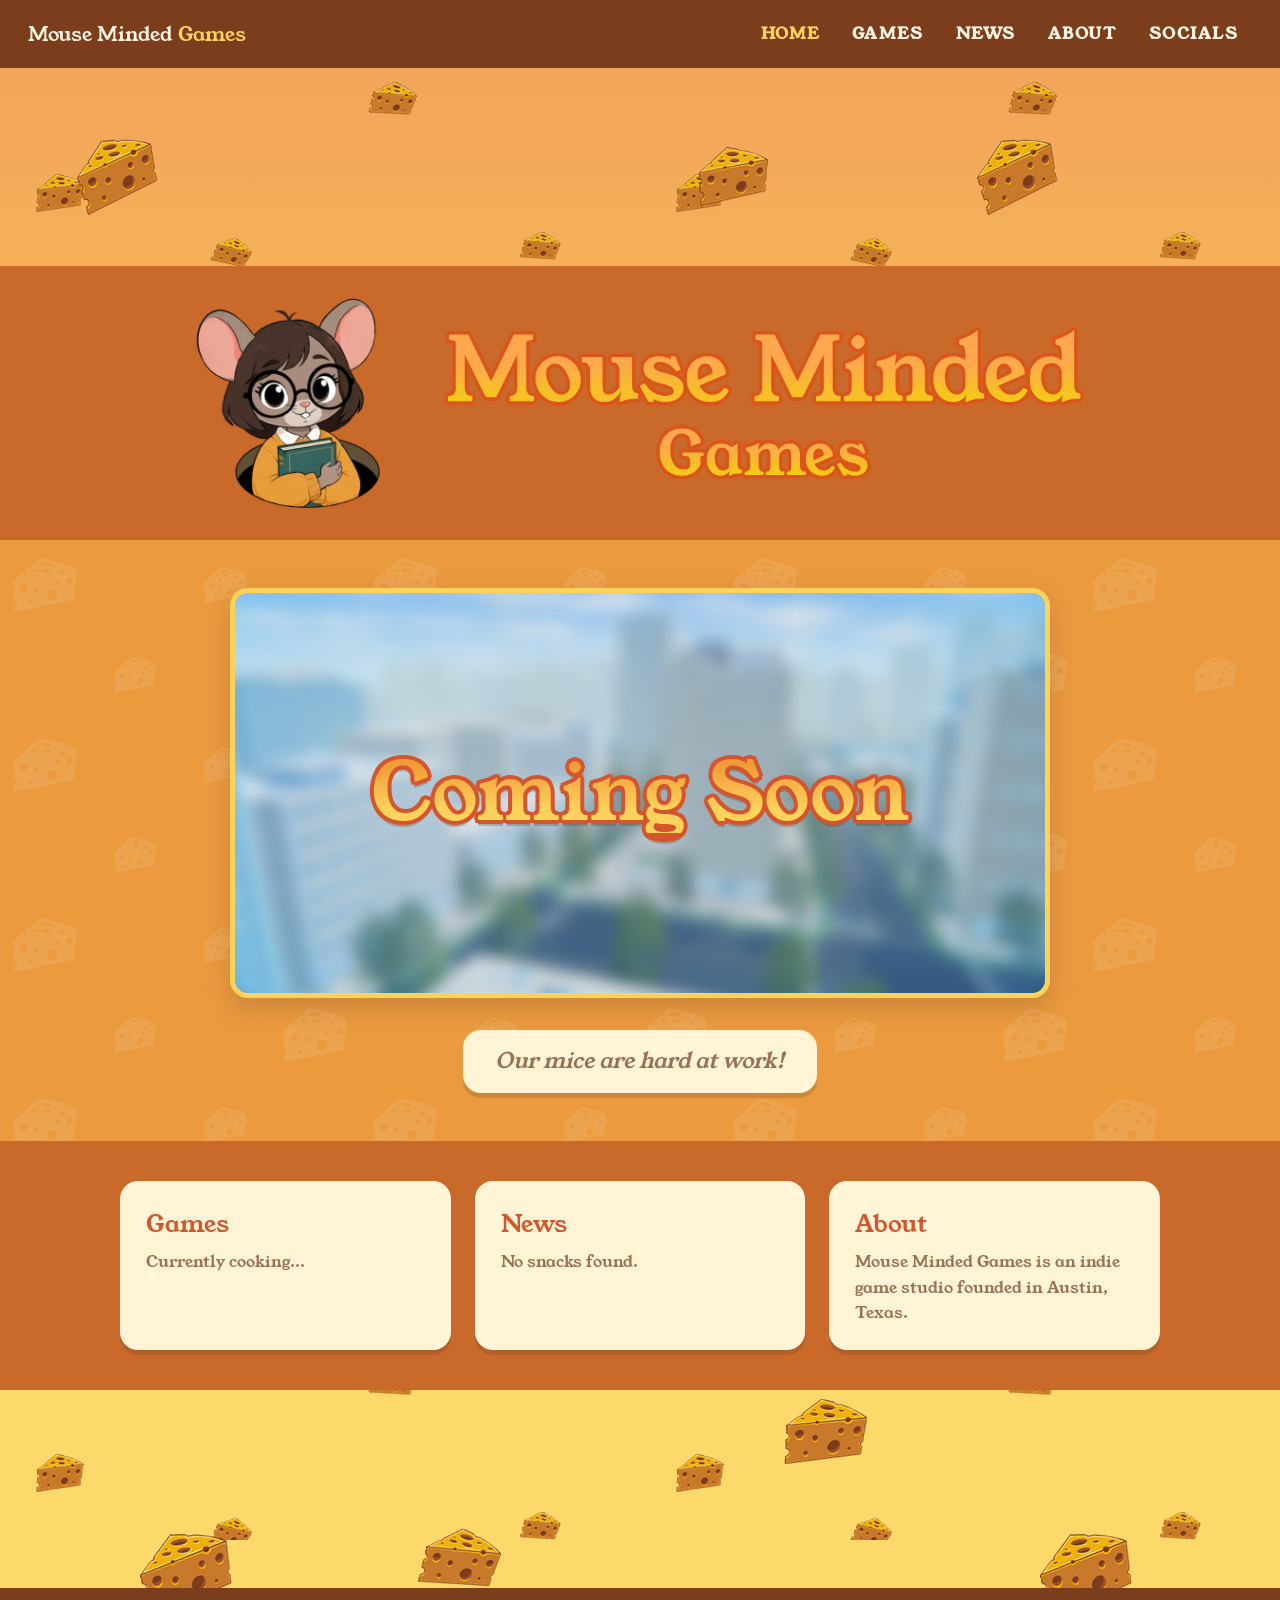
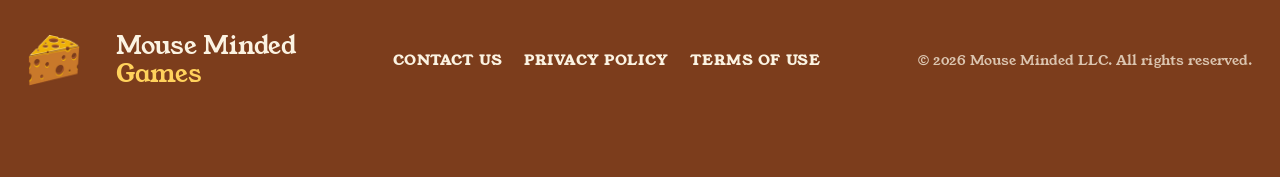
<file: index.html>
<!doctype html>
<html lang="en">
<head>
  <meta charset="utf-8">
  <meta name="viewport" content="width=device-width, initial-scale=1">
  <title>Mouse Minded Games</title>
  <meta name="description" content="Mouse Minded Games — indie game studio.">
  <link rel="icon" href="img/favicon.png?v=__BUILD__" type="image/png">
  <link rel="preload" href="fonts/YoungSerif-Regular.woff2?v=__BUILD__" as="font" type="font/woff2" crossorigin>
  <link rel="stylesheet" href="css/style.css?v=__BUILD__">
</head>
<body>
  <!-- Background: gradient + two cheese layers (back moves slower than front) -->
  <div class="bg-gradient" aria-hidden="true"></div>
  <div class="bg-layer cheese-back"  data-speed="0.15" data-mouse="6"  aria-hidden="true"></div>
  <div class="bg-layer cheese-front" data-speed="0.4"  data-mouse="18" aria-hidden="true"></div>

  <!-- Top bar -->
  <header class="site-header">
    <div class="header-inner">
      <a class="brand" href="index.html">Mouse Minded <em>Games</em></a>
      <nav class="site-nav" aria-label="Main">
        <a href="index.html" aria-current="page">Home</a>
        <a href="games.html">Games</a>
        <a href="news.html">News</a>
        <a href="about.html">About</a>
        <a href="socials.html">Socials</a>
      </nav>
    </div>
  </header>

  <main id="top">
    <!-- Logo band -->
    <section class="band band-logo">
      <div class="wrap logo-row">
        <img class="mascot" src="img/mascot.png?v=__BUILD__" alt="" width="388" height="442">
        <img class="logo" src="img/logo.png?v=__BUILD__" alt="Mouse Minded Games" width="944" height="223">
      </div>
    </section>

    <!-- Coming soon band (stamped cheese pattern inside) -->
    <section class="band band-stamp band-coming">
      <div class="wrap">
        <div class="preview">
          <img src="img/preview.jpg?v=__BUILD__" alt="" width="1024" height="512">
          <h1 class="cheesy-text" data-text="Coming Soon"><span>Coming Soon</span></h1>
        </div>
        <p class="panel lede">Our mice are hard at work!</p>
      </div>
    </section>

    <!-- Info panels -->
    <section class="band band-info">
      <div class="wrap grid">
        <section class="panel">
          <h2><a href="games.html">Games</a></h2>
          <p>Currently cooking...</p>
        </section>
        <section class="panel">
          <h2><a href="news.html">News</a></h2>
          <p>No snacks found.</p>
        </section>
        <section class="panel">
          <h2><a href="about.html">About</a></h2>
          <p>Mouse Minded Games is an indie game studio founded in Austin, Texas.</p>
        </section>
      </div>
    </section>

    <!-- Open space: background cheese shows through -->
    <div class="dead-space" aria-hidden="true"></div>
  </main>

  <!-- Bottom bar -->
  <footer class="site-footer">
    <div class="footer-inner">
      <a class="footer-brand" href="index.html">
        <img src="img/cheese.png?v=__BUILD__" alt="" width="52" height="52">
        <span>Mouse Minded<br><em>Games</em></span>
      </a>
      <nav class="footer-links" aria-label="Footer">
        <a href="#" class="dead-link" aria-disabled="true">Contact Us</a>
        <a href="#" class="dead-link" aria-disabled="true">Privacy Policy</a>
        <a href="#" class="dead-link" aria-disabled="true">Terms of Use</a>
      </nav>
      <p class="copyright">&copy; <span id="year">2026</span> Mouse Minded LLC. All rights reserved.</p>
    </div>
  </footer>

  <script src="js/main.js?v=__BUILD__"></script>
</body>
</html>
</file>
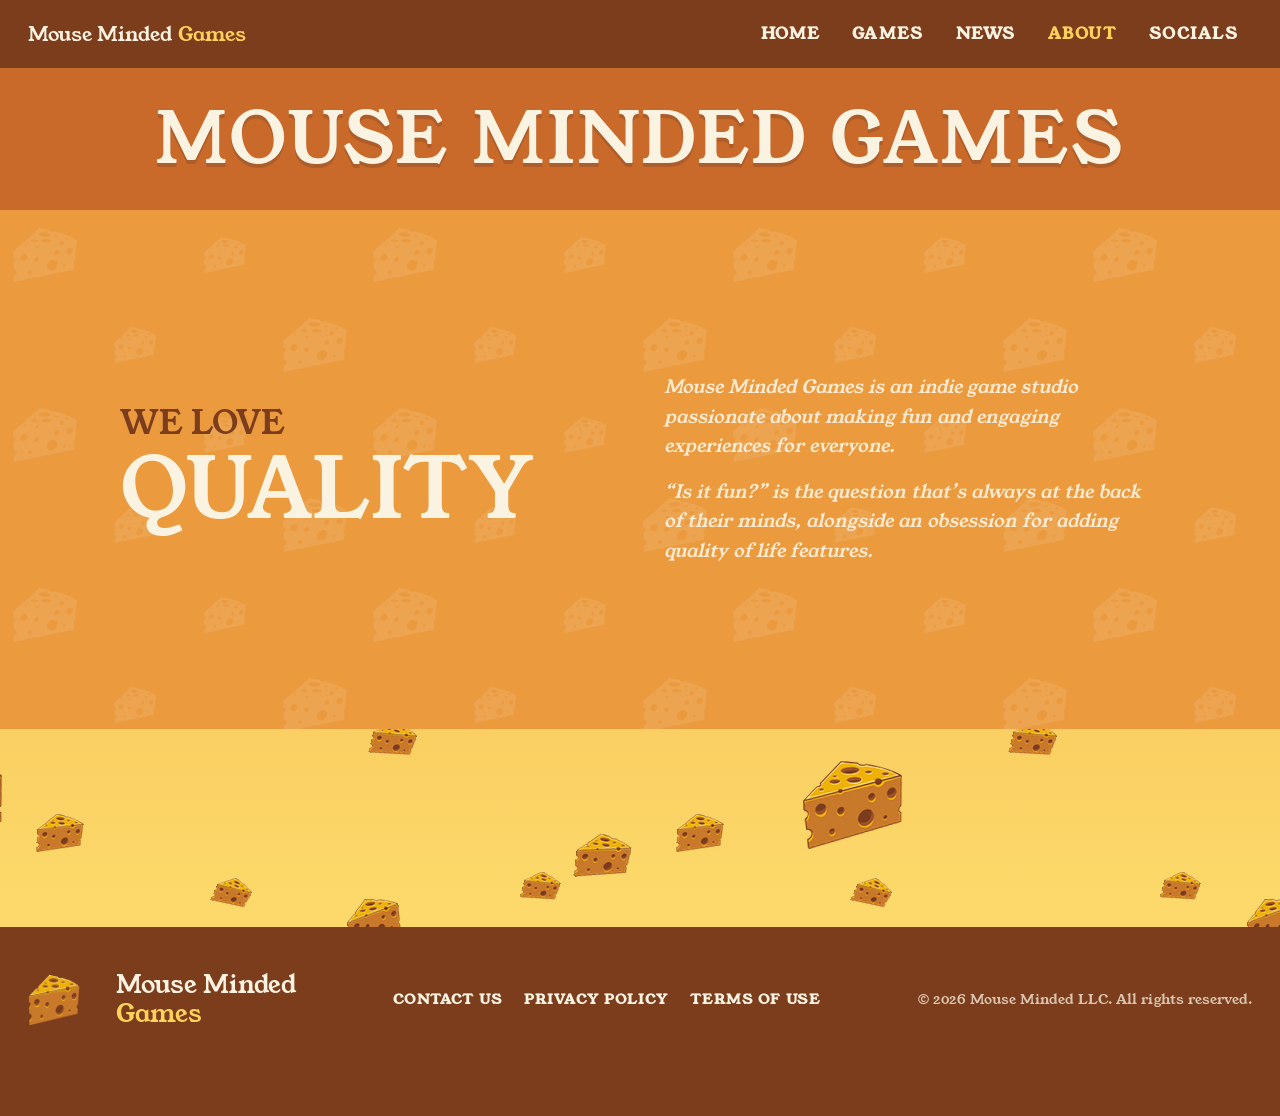
<file: about.html>
<!doctype html>
<html lang="en">
<head>
  <meta charset="utf-8">
  <meta name="viewport" content="width=device-width, initial-scale=1">
  <title>About — Mouse Minded Games</title>
  <meta name="description" content="Mouse Minded Games — indie game studio.">
  <link rel="icon" href="img/favicon.png?v=__BUILD__" type="image/png">
  <link rel="preload" href="fonts/YoungSerif-Regular.woff2?v=__BUILD__" as="font" type="font/woff2" crossorigin>
  <link rel="stylesheet" href="css/style.css?v=__BUILD__">
</head>
<body class="inner">
  <!-- Background: gradient + two cheese layers (back moves slower than front) -->
  <div class="bg-gradient" aria-hidden="true"></div>
  <div class="bg-layer cheese-back"  data-speed="0.15" data-mouse="6"  aria-hidden="true"></div>
  <div class="bg-layer cheese-front" data-speed="0.4"  data-mouse="18" aria-hidden="true"></div>

  <!-- Top bar -->
  <header class="site-header">
    <div class="header-inner">
      <a class="brand" href="index.html">Mouse Minded <em>Games</em></a>
      <nav class="site-nav" aria-label="Main">
        <a href="index.html">Home</a>
        <a href="games.html">Games</a>
        <a href="news.html">News</a>
        <a href="about.html" aria-current="page">About</a>
        <a href="socials.html">Socials</a>
      </nav>
    </div>
  </header>

  <main id="top">
    <!-- Page title band (solid) -->
    <section class="band band-solid band-title">
      <div class="wrap"><h1 class="page-title">Mouse Minded Games</h1></div>
    </section>

    <!-- Description band (stamped): big statement + copy -->
    <section class="band band-stamp band-stamped band-grow">
      <div class="wrap about-grid">
        <h2 class="big-statement"><small>We love</small><span>quality</span></h2>
        <div class="about-copy">
          <p>Mouse Minded Games is an indie game studio passionate about making fun and engaging experiences for everyone.</p>
          <p>&ldquo;Is it fun?&rdquo; is the question that&rsquo;s always at the back of their minds, alongside an obsession for adding quality of life features.</p>
        </div>
      </div>
    </section>

    <!-- Open space: background cheese shows through -->
    <div class="dead-space" aria-hidden="true"></div>
  </main>

  <!-- Bottom bar -->
  <footer class="site-footer">
    <div class="footer-inner">
      <a class="footer-brand" href="index.html">
        <img src="img/cheese.png?v=__BUILD__" alt="" width="52" height="52">
        <span>Mouse Minded<br><em>Games</em></span>
      </a>
      <nav class="footer-links" aria-label="Footer">
        <a href="#" class="dead-link" aria-disabled="true">Contact Us</a>
        <a href="#" class="dead-link" aria-disabled="true">Privacy Policy</a>
        <a href="#" class="dead-link" aria-disabled="true">Terms of Use</a>
      </nav>
      <p class="copyright">&copy; <span id="year">2026</span> Mouse Minded LLC. All rights reserved.</p>
    </div>
  </footer>

  <script src="js/main.js?v=__BUILD__"></script>
</body>
</html>
</file>
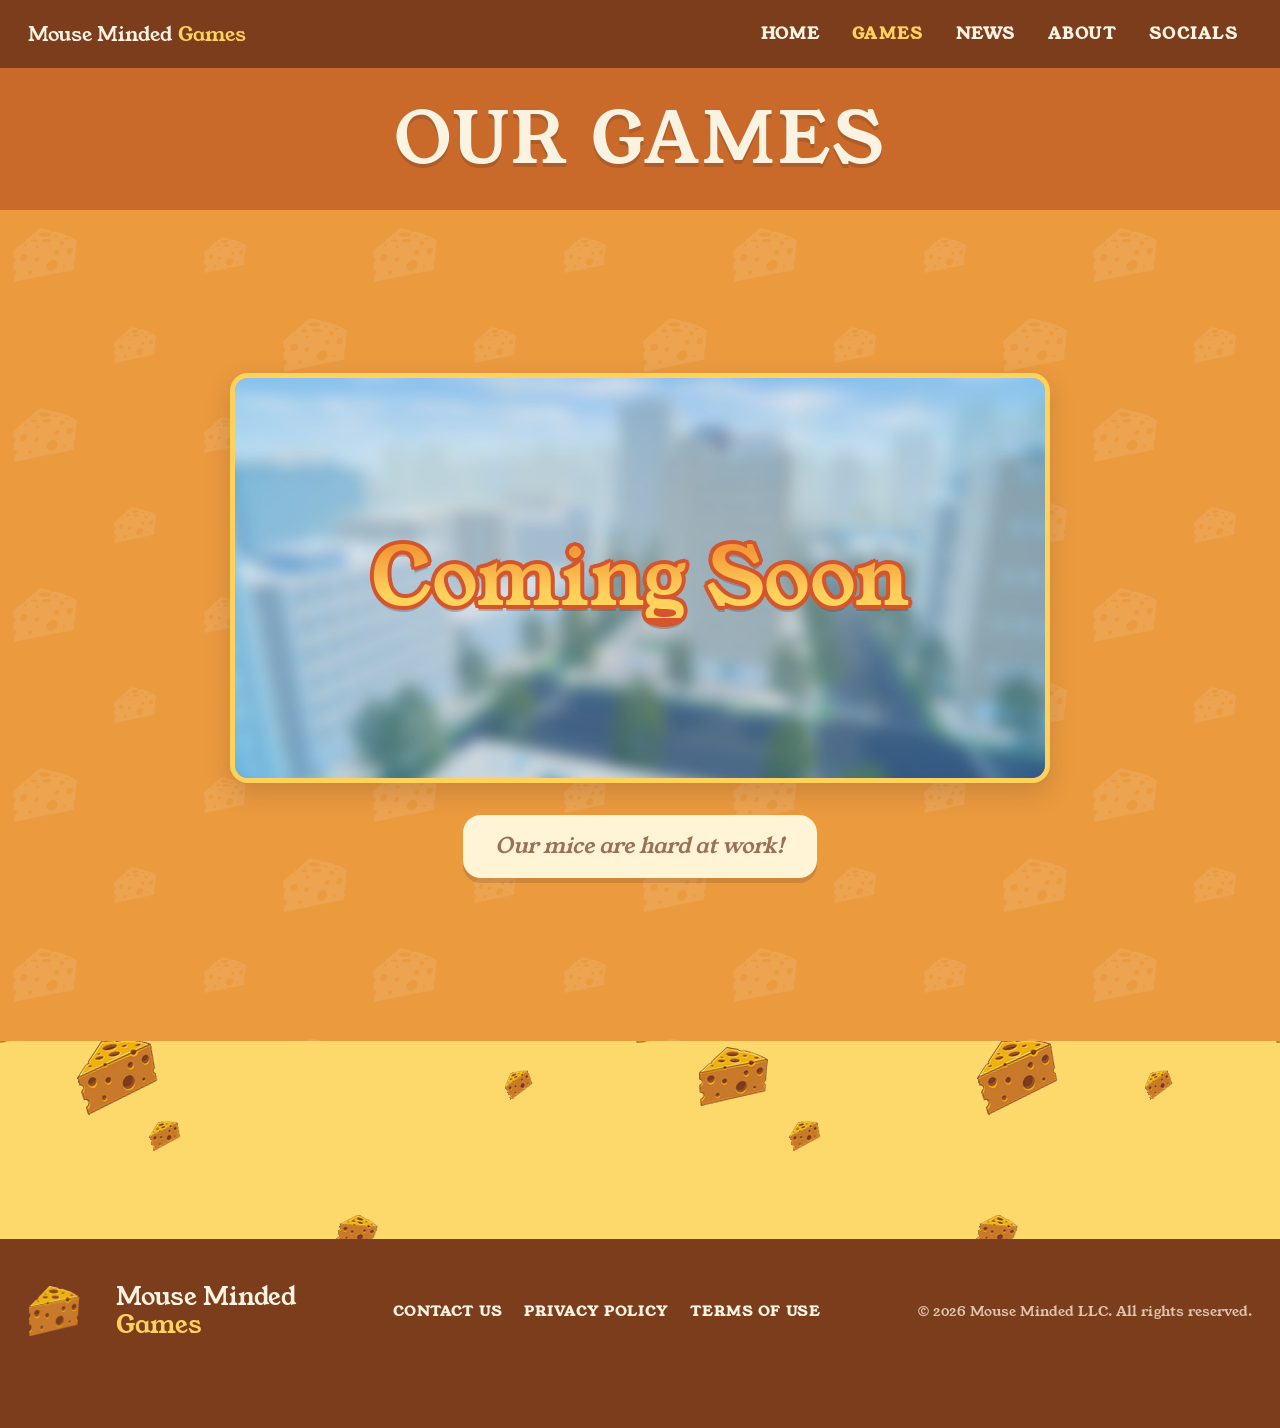
<file: games.html>
<!doctype html>
<html lang="en">
<head>
  <meta charset="utf-8">
  <meta name="viewport" content="width=device-width, initial-scale=1">
  <title>Games — Mouse Minded Games</title>
  <meta name="description" content="Mouse Minded Games — indie game studio.">
  <link rel="icon" href="img/favicon.png?v=__BUILD__" type="image/png">
  <link rel="preload" href="fonts/YoungSerif-Regular.woff2?v=__BUILD__" as="font" type="font/woff2" crossorigin>
  <link rel="stylesheet" href="css/style.css?v=__BUILD__">
</head>
<body class="inner">
  <!-- Background: gradient + two cheese layers (back moves slower than front) -->
  <div class="bg-gradient" aria-hidden="true"></div>
  <div class="bg-layer cheese-back"  data-speed="0.15" data-mouse="6"  aria-hidden="true"></div>
  <div class="bg-layer cheese-front" data-speed="0.4"  data-mouse="18" aria-hidden="true"></div>

  <!-- Top bar -->
  <header class="site-header">
    <div class="header-inner">
      <a class="brand" href="index.html">Mouse Minded <em>Games</em></a>
      <nav class="site-nav" aria-label="Main">
        <a href="index.html">Home</a>
        <a href="games.html" aria-current="page">Games</a>
        <a href="news.html">News</a>
        <a href="about.html">About</a>
        <a href="socials.html">Socials</a>
      </nav>
    </div>
  </header>

  <main id="top">
    <!-- Page title band -->
    <section class="band band-solid band-title">
      <div class="wrap"><h1 class="page-title">Our Games</h1></div>
    </section>

    <!-- Coming soon band (stamped cheese pattern inside) -->
    <section class="band band-stamp band-coming band-grow">
      <div class="wrap">
        <div class="preview">
          <img src="img/preview.jpg?v=__BUILD__" alt="" width="1024" height="512">
          <h2 class="cheesy-text" data-text="Coming Soon"><span>Coming Soon</span></h2>
        </div>
        <p class="panel lede">Our mice are hard at work!</p>
      </div>
    </section>

    <!-- Open space: background cheese shows through -->
    <div class="dead-space" aria-hidden="true"></div>
  </main>

  <!-- Bottom bar -->
  <footer class="site-footer">
    <div class="footer-inner">
      <a class="footer-brand" href="index.html">
        <img src="img/cheese.png?v=__BUILD__" alt="" width="52" height="52">
        <span>Mouse Minded<br><em>Games</em></span>
      </a>
      <nav class="footer-links" aria-label="Footer">
        <a href="#" class="dead-link" aria-disabled="true">Contact Us</a>
        <a href="#" class="dead-link" aria-disabled="true">Privacy Policy</a>
        <a href="#" class="dead-link" aria-disabled="true">Terms of Use</a>
      </nav>
      <p class="copyright">&copy; <span id="year">2026</span> Mouse Minded LLC. All rights reserved.</p>
    </div>
  </footer>

  <script src="js/main.js?v=__BUILD__"></script>
</body>
</html>
</file>
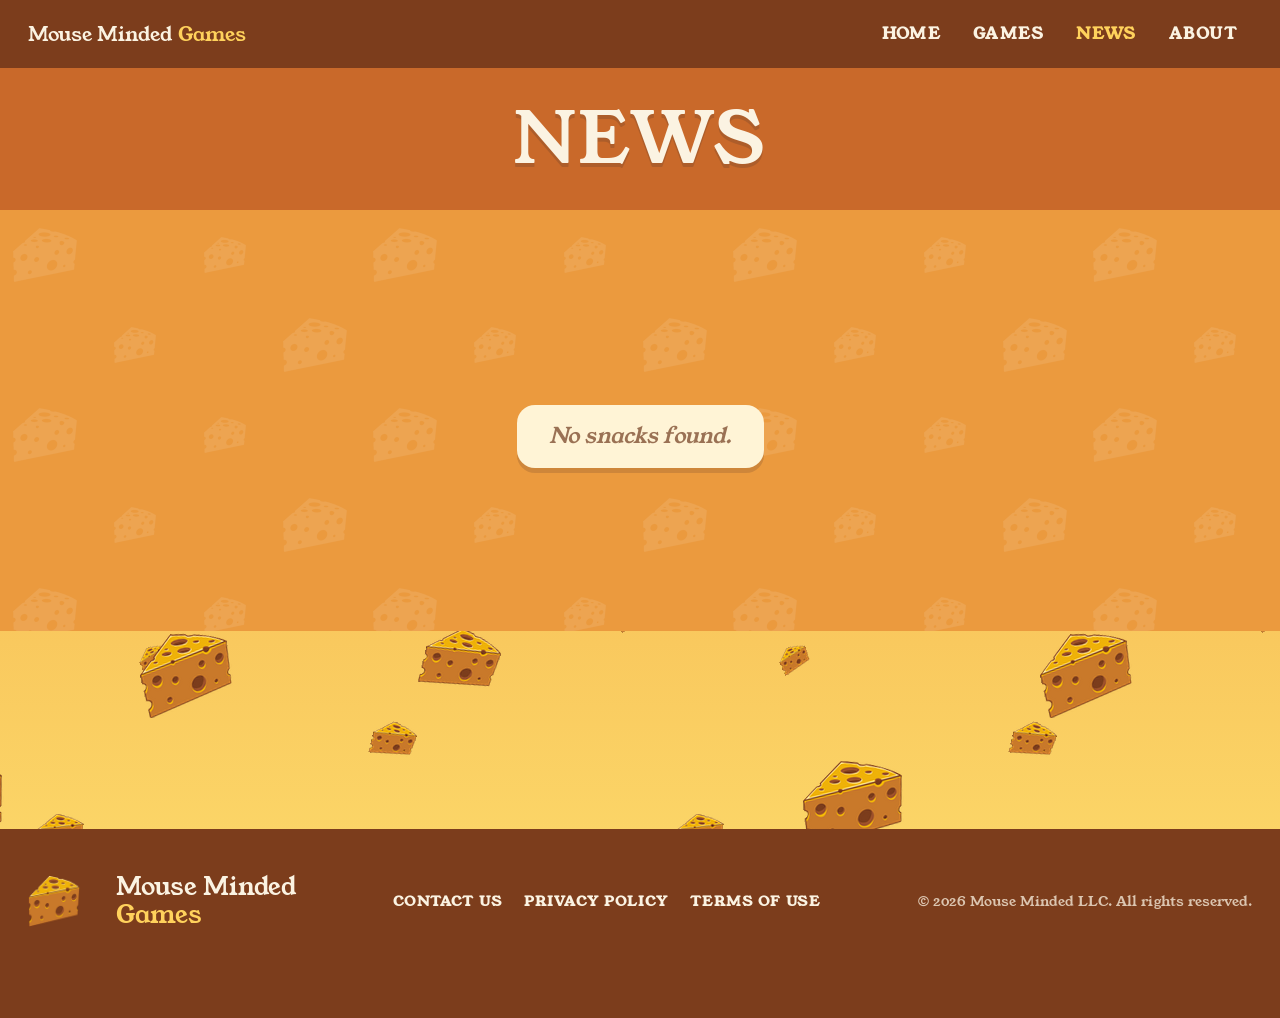
<file: news.html>
<!doctype html>
<html lang="en">
<head>
  <meta charset="utf-8">
  <meta name="viewport" content="width=device-width, initial-scale=1">
  <title>News — Mouse Minded Games</title>
  <meta name="description" content="Mouse Minded Games — indie game studio.">
  <link rel="icon" href="img/favicon.png?v=4" type="image/png">
  <link rel="preload" href="fonts/YoungSerif-Regular.woff2" as="font" type="font/woff2" crossorigin>
  <link rel="stylesheet" href="css/style.css?v=4">
</head>
<body class="inner">
  <!-- Background: gradient + two cheese layers (back moves slower than front) -->
  <div class="bg-gradient" aria-hidden="true"></div>
  <div class="bg-layer cheese-back"  data-speed="0.15" data-mouse="6"  aria-hidden="true"></div>
  <div class="bg-layer cheese-front" data-speed="0.4"  data-mouse="18" aria-hidden="true"></div>

  <!-- Top bar -->
  <header class="site-header">
    <div class="header-inner">
      <a class="brand" href="index.html">Mouse Minded <em>Games</em></a>
      <nav class="site-nav" aria-label="Main">
        <a href="index.html">Home</a>
        <a href="games.html">Games</a>
        <a href="news.html" aria-current="page">News</a>
        <a href="about.html">About</a>
      </nav>
    </div>
  </header>

  <main id="top">
    <!-- Page title band -->
    <section class="band band-solid band-title">
      <div class="wrap"><h1 class="page-title">News</h1></div>
    </section>

    <!-- Stamped band -->
    <section class="band band-stamp band-stamped band-grow">
      <div class="wrap">
        <p class="panel lede">No snacks found.</p>
      </div>
    </section>

    <!-- Open space: background cheese shows through -->
    <div class="dead-space" aria-hidden="true"></div>
  </main>

  <!-- Bottom bar -->
  <footer class="site-footer">
    <div class="footer-inner">
      <a class="footer-brand" href="index.html">
        <img src="img/cheese.png?v=4" alt="" width="52" height="52">
        <span>Mouse Minded<br><em>Games</em></span>
      </a>
      <nav class="footer-links" aria-label="Footer">
        <a href="#" class="dead-link" aria-disabled="true">Contact Us</a>
        <a href="#" class="dead-link" aria-disabled="true">Privacy Policy</a>
        <a href="#" class="dead-link" aria-disabled="true">Terms of Use</a>
      </nav>
      <p class="copyright">&copy; <span id="year">2026</span> Mouse Minded LLC. All rights reserved.</p>
    </div>
  </footer>

  <script src="js/main.js?v=4"></script>
</body>
</html>
</file>
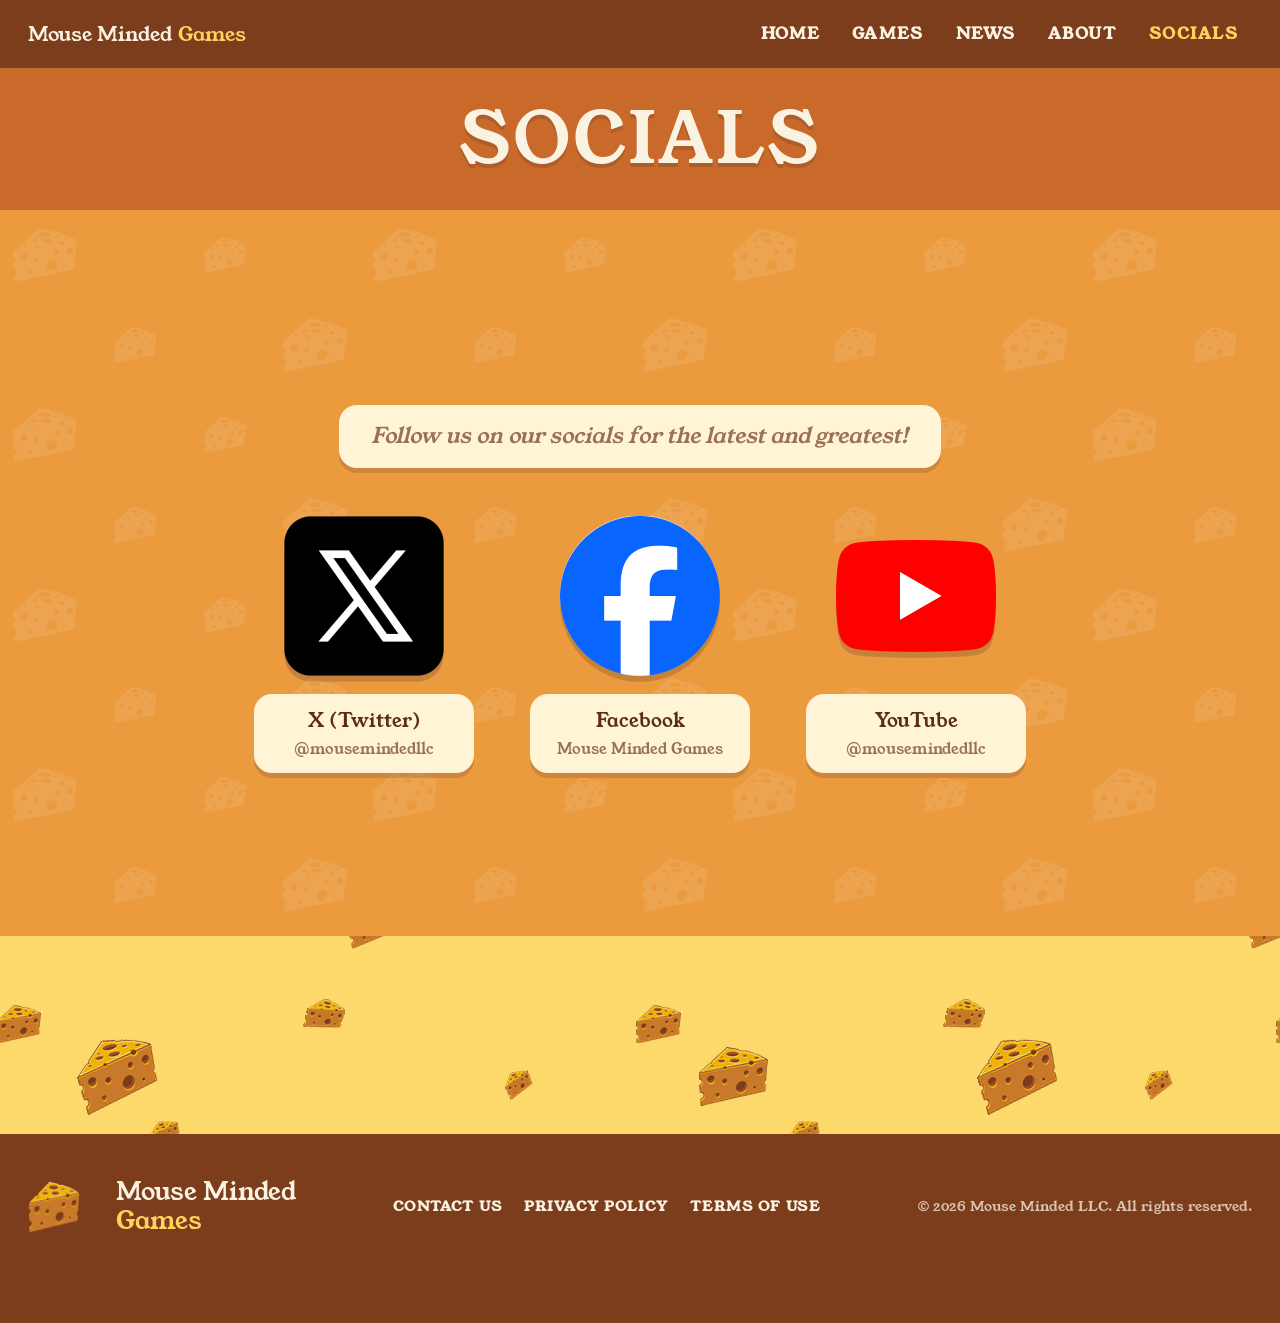
<file: socials.html>
<!doctype html>
<html lang="en">
<head>
  <meta charset="utf-8">
  <meta name="viewport" content="width=device-width, initial-scale=1">
  <title>Socials — Mouse Minded Games</title>
  <meta name="description" content="Mouse Minded Games — indie game studio.">
  <link rel="icon" href="img/favicon.png?v=__BUILD__" type="image/png">
  <link rel="preload" href="fonts/YoungSerif-Regular.woff2?v=__BUILD__" as="font" type="font/woff2" crossorigin>
  <link rel="stylesheet" href="css/style.css?v=__BUILD__">
</head>
<body class="inner">
  <!-- Background: gradient + two cheese layers (back moves slower than front) -->
  <div class="bg-gradient" aria-hidden="true"></div>
  <div class="bg-layer cheese-back"  data-speed="0.15" data-mouse="6"  aria-hidden="true"></div>
  <div class="bg-layer cheese-front" data-speed="0.4"  data-mouse="18" aria-hidden="true"></div>

  <!-- Top bar -->
  <header class="site-header">
    <div class="header-inner">
      <a class="brand" href="index.html">Mouse Minded <em>Games</em></a>
      <nav class="site-nav" aria-label="Main">
        <a href="index.html">Home</a>
        <a href="games.html">Games</a>
        <a href="news.html">News</a>
        <a href="about.html">About</a>
        <a href="socials.html" aria-current="page">Socials</a>
      </nav>
    </div>
  </header>

  <main id="top">
    <!-- Page title band -->
    <section class="band band-solid band-title">
      <div class="wrap"><h1 class="page-title">Socials</h1></div>
    </section>

    <!-- Description band (stamped): intro + one card per social account -->
    <section class="band band-stamp band-stamped band-grow">
      <div class="wrap">
        <p class="panel lede">Follow us on our socials for the latest and greatest!</p>

        <div class="social-row">
          <a class="social-card" href="https://x.com/mousemindedllc" target="_blank" rel="noopener">
            <img src="img/social/x.png?v=__BUILD__" alt="" width="320" height="320">
            <span class="panel social-name">X (Twitter)<small>@mousemindedllc</small></span>
          </a>

          <a class="social-card" href="https://www.facebook.com/profile.php?id=61594858096816" target="_blank" rel="noopener">
            <img src="img/social/facebook.png?v=__BUILD__" alt="" width="320" height="319">
            <span class="panel social-name">Facebook<small>Mouse Minded Games</small></span>
          </a>

          <a class="social-card" href="https://www.youtube.com/@mousemindedllc" target="_blank" rel="noopener">
            <img src="img/social/youtube.png?v=__BUILD__" alt="" width="320" height="224">
            <span class="panel social-name">YouTube<small>@mousemindedllc</small></span>
          </a>

          <!-- DISCORD (hidden for now). To turn it on:
               1. put the Discord icon at img/social/discord.png
               2. replace YOUR-INVITE with your server invite code
               3. delete this comment's opening and closing lines
          <a class="social-card" href="https://discord.gg/YOUR-INVITE" target="_blank" rel="noopener">
            <img src="img/social/discord.png?v=__BUILD__" alt="" width="320" height="320">
            <span class="panel social-name">Discord<small>Join the server</small></span>
          </a>
          -->
        </div>
      </div>
    </section>

    <!-- Open space: background cheese shows through -->
    <div class="dead-space" aria-hidden="true"></div>
  </main>

  <!-- Bottom bar -->
  <footer class="site-footer">
    <div class="footer-inner">
      <a class="footer-brand" href="index.html">
        <img src="img/cheese.png?v=__BUILD__" alt="" width="52" height="52">
        <span>Mouse Minded<br><em>Games</em></span>
      </a>
      <nav class="footer-links" aria-label="Footer">
        <a href="#" class="dead-link" aria-disabled="true">Contact Us</a>
        <a href="#" class="dead-link" aria-disabled="true">Privacy Policy</a>
        <a href="#" class="dead-link" aria-disabled="true">Terms of Use</a>
      </nav>
      <p class="copyright">&copy; <span id="year">2026</span> Mouse Minded LLC. All rights reserved.</p>
    </div>
  </footer>

  <script src="js/main.js?v=__BUILD__"></script>
</body>
</html>
</file>
<file: css/style.css>
/* ---------- Font ---------- */
@font-face {
  font-family: "Young Serif";
  src: url("../fonts/YoungSerif-Regular.woff2?v=__BUILD__") format("woff2");
  font-weight: 400;
  font-display: swap;
}

/* ---------- Theme (edit colors here) ---------- */
:root {
  /* primaries (warm cheese tones) */
  --white:  #fbf3e2;   /* bone white */
  --gold:   #ffd25c;   /* gouda gold */
  --orange: #f29a38;   /* cheddar */
  --red:    #d4562e;   /* rind red */
  /* contrast */
  --cream:  #fff4d6;   /* panel fill (butter cream) */
  --maroon: #5a2d14;   /* text on cream */
  --brown:  #8a4820;
  --soft-text: #9a7154;   /* muted brown for descriptions */
  --rust:   #7c3d1c;   /* top + bottom bars (toasted crust) */
  --clay:   #c9692a;   /* logo + info bands (aged cheddar) */
  --brick:  #eb9a3e;   /* coming soon band (golden cheddar) */

  /* background gradient: top -> bottom */
  --grad-top:    #f2a05c;
  --grad-mid:    #f7bd55;
  --grad-bottom: #fcd96a;

  /* band colors */
  --band-logo:   var(--clay);
  --band-coming: var(--brick);
  --band-info:   var(--clay);
  --stamp-opacity: 0.1;   /* cheese pattern inside the Coming Soon band */

  /* spacing */
  --top-space: var(--dead-space);  /* open space under the top bar (matches the bottom) */
  --dead-space: 22vh;     /* open space above the bottom bar */

  --radius: 18px;
  --max: 1080px;
  --font: "Young Serif", Georgia, serif;
}

* { box-sizing: border-box; }
html { scroll-behavior: smooth; }
body {
  margin: 0;
  min-height: 100vh;
  display: flex;
  flex-direction: column;
  background: var(--grad-bottom);
  color: var(--white);
  font-family: var(--font);
  line-height: 1.6;
}
a { color: inherit; }
img { max-width: 100%; height: auto; display: block; }
.wrap { width: 100%; max-width: var(--max); margin: 0 auto; padding: 0 20px; }

/* ---------- Background ---------- */
.bg-gradient {
  position: fixed;
  inset: 0;
  z-index: -3;
  background: linear-gradient(to bottom, var(--grad-top) 0%, var(--grad-mid) 50%, var(--grad-bottom) 100%);
}
/* Each cheese layer is a seamless tile, oversized by one tile so it can drift without showing edges. */
.bg-layer {
  position: fixed;
  inset: calc(var(--tile) * -1);
  background-repeat: repeat;
  background-size: var(--tile) var(--tile);
  will-change: transform;
  pointer-events: none;
}
.cheese-back  { --tile: 640px; z-index: -2; background-image: url("../img/cheese-back.png?v=__BUILD__"); }
.cheese-front { --tile: 900px; z-index: -1; background-image: url("../img/cheese-front.png?v=__BUILD__"); }

/* ---------- Header ---------- */
.site-header {
  position: sticky;
  top: 0;
  z-index: 10;
  background: var(--rust);
}
.header-inner {
  padding: 0 28px;          /* full width: brand far left, links far right */
  display: flex;
  align-items: center;
  justify-content: space-between;
  gap: 16px;
  min-height: 68px;
  flex-wrap: wrap;
}
.brand {
  display: flex;
  align-items: center;
  gap: 0.28em;
  text-decoration: none;
  font-size: 1.25rem;
  color: var(--white);
}
.brand em { font-style: normal; color: var(--gold); }
.site-nav { display: flex; gap: 4px; }
.site-nav a,
.footer-links a {
  text-transform: uppercase;
  font-weight: 700;
  letter-spacing: 0.08em;
  text-decoration: none;
}
.site-nav a {
  padding: 8px 14px;
  border-radius: 999px;
  color: var(--white);
  transition: color .15s, background .15s;
}
.site-nav a:hover { color: var(--maroon); background: var(--gold); }

/* ---------- Bands ---------- */
main { flex: 1; padding-top: var(--top-space); }
/* Inner pages: no top spacer; the description band grows by the same amount instead */
.inner main { padding-top: 0; }
.inner .band-grow {
  padding-top: calc(64px + var(--top-space) / 2);
  padding-bottom: calc(64px + var(--top-space) / 2);
}
.band {
  position: relative;
  padding: 40px 0;
}
.band-logo   { background: var(--band-logo); padding: 32px 0; }
.band-coming { background: var(--band-coming); padding: 48px 0; }
.band-info   { background: var(--band-info); }

/* Stamped cheese pattern inside a band (does not move with parallax) */
.band-stamp { isolation: isolate; }
.band-stamp::before {
  content: "";
  position: absolute;
  inset: 0;
  z-index: -1;
  background: url("../img/cheese-stamp.png?v=__BUILD__") repeat;
  background-size: 360px 360px;
  opacity: var(--stamp-opacity);
}

.logo-row {
  display: flex;
  align-items: center;
  justify-content: center;
  gap: 64px;
}
.mascot { width: auto; height: 210px; flex-shrink: 0; }
.logo { width: min(640px, 100%); min-width: 0; }

/* Preview: image is scaled up to fill the masked frame (hides the blurred edges). */
.preview {
  position: relative;
  aspect-ratio: 2 / 1;
  max-width: 820px;
  margin: 0 auto;
  border-radius: var(--radius);
  overflow: hidden;
  border: 5px solid var(--gold);
  box-shadow: 0 10px 24px rgba(90, 58, 44, 0.22);
}
.preview img {
  width: 100%;
  height: 100%;
  object-fit: cover;
  transform: scale(1.12);
}

/* Logo-style text: gold gradient fill with a red outline (matches the Mouse Minded wordmark).
   The outline is drawn by ::before underneath; the gradient fill is the inner <span>. */
.cheesy-text {
  position: absolute;
  inset: 0;
  margin: 0;
  display: grid;
  place-items: center;
  font-weight: 400;
  font-size: clamp(2.2rem, 8vw, 5rem);
  line-height: 1;
}
.cheesy-text::before {
  content: attr(data-text);
  grid-area: 1 / 1;
  color: var(--red);
  /* outline = ring of shadows around the letters */
  text-shadow:
    0.045em 0.000em 0 var(--red),
    0.042em 0.017em 0 var(--red),
    0.032em 0.032em 0 var(--red),
    0.017em 0.042em 0 var(--red),
    0.000em 0.045em 0 var(--red),
    -0.017em 0.042em 0 var(--red),
    -0.032em 0.032em 0 var(--red),
    -0.042em 0.017em 0 var(--red),
    -0.045em 0.000em 0 var(--red),
    -0.042em -0.017em 0 var(--red),
    -0.032em -0.032em 0 var(--red),
    -0.017em -0.042em 0 var(--red),
    -0.000em -0.045em 0 var(--red),
    0.017em -0.042em 0 var(--red),
    0.032em -0.032em 0 var(--red),
    0.042em -0.017em 0 var(--red),
    0 0.08em 0 rgba(90, 58, 44, 0.3);
}
.cheesy-text span {
  grid-area: 1 / 1;
  position: relative;
  background: linear-gradient(to bottom, var(--orange) 15%, var(--gold) 70%);
  -webkit-background-clip: text;
  background-clip: text;
  color: transparent;
}

/* ---------- Panels ---------- */
.panel {
  background: var(--cream);
  color: var(--maroon);
  border-radius: var(--radius);
  padding: 24px 26px;
  box-shadow: 0 5px 0 rgba(90, 58, 44, 0.2);
  scroll-margin-top: 90px;
}
.panel h2 { margin: 0 0 6px; font-weight: 400; font-size: 1.5rem; color: var(--red); }
.panel p { margin: 0; color: var(--soft-text); }

.lede {
  width: fit-content;
  max-width: 100%;
  margin: 32px auto 0;
  padding: 14px 32px;
  font-size: 1.35rem;
  text-align: center;
  font-style: italic;
  color: var(--soft-text);
}

.grid { display: grid; grid-template-columns: repeat(auto-fit, minmax(240px, 1fr)); gap: 24px; }

.dead-space { height: var(--dead-space); }

/* Make the cheesy heading usable outside the preview frame */
.cheesy-text.inline { position: relative; inset: auto; }

/* ---------- Inner pages ---------- */
.band.band-title { padding: 36px 0; text-align: center; }
.page-title {
  margin: 0;
  font-weight: 400;
  font-size: clamp(2.4rem, 7vw, 4.4rem);
  line-height: 1;
  letter-spacing: 0.04em;
  text-transform: uppercase;
  color: var(--white);
  text-shadow: 0 4px 0 rgba(90, 58, 44, 0.25);
}
.band-solid { background: var(--band-info); padding: 72px 0; }
.band-stamped { background: var(--band-coming); padding: 64px 0; }

.about-grid {
  display: grid;
  grid-template-columns: minmax(0, 1fr) minmax(0, 1fr);
  gap: 48px;
  align-items: center;
}
.big-statement {
  margin: 0;
  font-weight: 400;
  text-transform: uppercase;
  line-height: 1;
  color: var(--white);
}
.big-statement small { display: block; font-size: clamp(1.4rem, 3vw, 2rem); margin-bottom: 8px; color: var(--gold); }
.big-statement span  { display: block; font-size: clamp(2.8rem, 7vw, 5.2rem); }
.band-stamped .big-statement small { color: var(--rust); }
.about-copy p { margin: 0 0 16px; font-size: 1.15rem; font-style: italic; color: var(--white); opacity: 0.9; }
.about-copy p:last-child { margin-bottom: 0; }

/* nav: highlight current page */
.site-nav a[aria-current="page"] { color: var(--gold); }
.panel h2 a { text-decoration: none; }
.panel h2 a:hover { text-decoration: underline; }
.brand, .footer-brand { text-decoration: none; }

/* ---------- Socials ---------- */
.social-row {
  display: flex;
  justify-content: center;
  flex-wrap: wrap;
  gap: 56px;
  margin-top: 48px;
}
.social-card {
  display: flex;
  flex-direction: column;
  align-items: center;
  gap: 18px;
  width: 220px;
  text-decoration: none;
  transition: transform .15s;
}
.social-card:hover { transform: translateY(-4px); }
.social-card img {
  width: 160px;
  height: 160px;
  object-fit: contain;
  filter: drop-shadow(0 6px 0 rgba(90, 58, 44, 0.25));
}
.social-name {
  width: 100%;
  padding: 12px 16px;
  text-align: center;
  font-size: 1.2rem;
  color: var(--maroon);
}
.social-name small { display: block; font-size: 0.95rem; color: var(--soft-text); }

/* ---------- Footer ---------- */
.site-footer {
  background: var(--rust);
  padding: 44px 0 88px;     /* tall tail under the links */
  font-size: 0.9rem;
}
.footer-inner {
  display: flex;
  justify-content: space-between;
  align-items: center;
  gap: 24px;
  flex-wrap: wrap;
  padding: 0 28px;          /* full width: brand far left, copyright far right */
}
.footer-brand {
  display: flex;
  align-items: center;
  gap: 36px;
  color: var(--white);
  font-size: 1.55rem;
  line-height: 1.15;
}
.footer-brand img { width: 52px; height: 52px; }
.footer-brand em { font-style: normal; color: var(--gold); }
.footer-links { display: flex; gap: 22px; flex-wrap: wrap; }
.footer-links a { color: var(--white); }
.footer-links a:hover { color: var(--gold); }
.copyright { margin: 0; color: var(--white); opacity: 0.75; }

@media (max-width: 600px) {
  .header-inner { justify-content: center; padding-top: 8px; padding-bottom: 8px; }
  .footer-inner { flex-direction: column; text-align: center; padding: 0 16px; }
  .footer-links { justify-content: center; }
  .band-coming { padding: 32px 0; }
  .lede { font-size: 1.1rem; padding: 12px 22px; }
  .header-inner { padding: 8px 16px; }
  .logo-row { gap: 16px; }
  .social-row { gap: 28px; }
  .site-nav { flex-wrap: wrap; justify-content: center; gap: 2px; }
  .site-nav a { padding: 6px 9px; font-size: 0.85rem; letter-spacing: 0.04em; }
  .social-card { width: 150px; }
  .social-card img { width: 110px; height: 110px; }
  .about-grid { grid-template-columns: 1fr; gap: 28px; text-align: center; }
  .band-solid { padding: 48px 0; }
  .mascot { height: 110px; }
}
</file>
